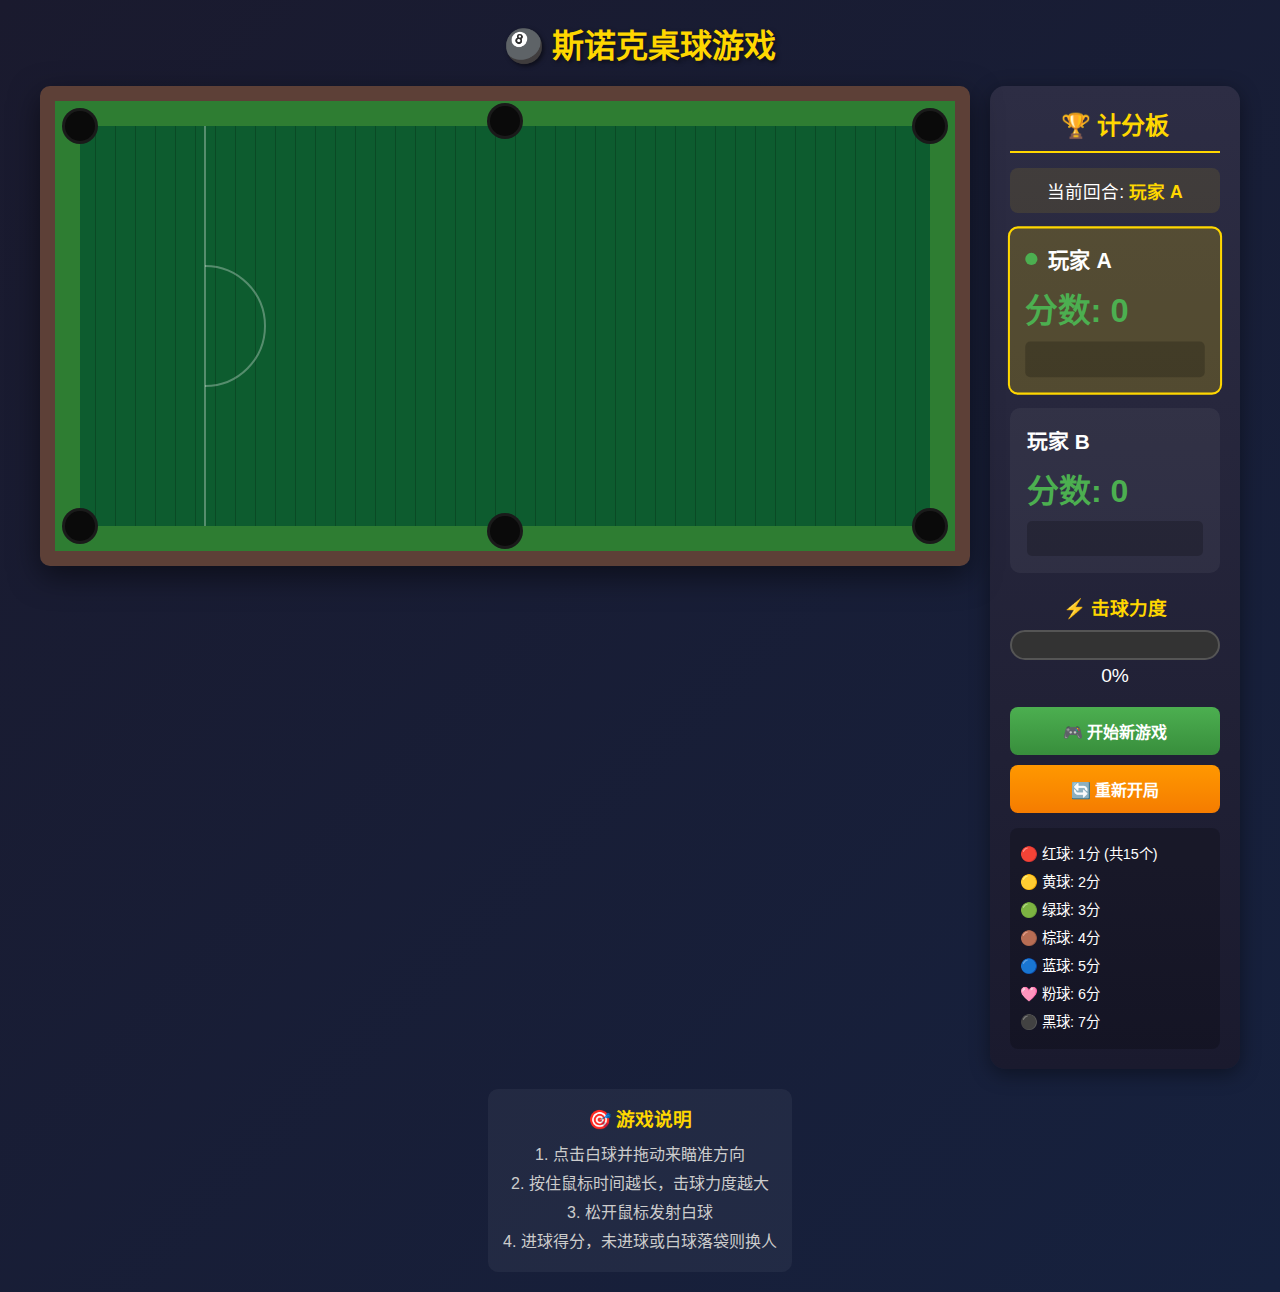
<file: snooker.html>
<!DOCTYPE html>
<html lang="zh-CN">
<head>
    <meta charset="UTF-8">
    <meta name="viewport" content="width=device-width, initial-scale=1.0">
    <title>斯诺克桌球游戏</title>
    <style>
        * {
            margin: 0;
            padding: 0;
            box-sizing: border-box;
        }

        body {
            font-family: 'Microsoft YaHei', Arial, sans-serif;
            background: linear-gradient(135deg, #1a1a2e 0%, #16213e 100%);
            min-height: 100vh;
            display: flex;
            flex-direction: column;
            align-items: center;
            padding: 20px;
            color: #fff;
        }

        h1 {
            margin-bottom: 20px;
            text-shadow: 2px 2px 4px rgba(0,0,0,0.5);
            color: #ffd700;
        }

        .game-container {
            display: flex;
            gap: 20px;
            flex-wrap: wrap;
            justify-content: center;
        }

        .table-container {
            position: relative;
        }

        #gameCanvas {
            border: 15px solid #5d4037;
            border-radius: 10px;
            box-shadow: 0 10px 30px rgba(0,0,0,0.5), inset 0 0 50px rgba(0,0,0,0.3);
        }

        .scoreboard {
            background: linear-gradient(180deg, #2d2d44 0%, #1a1a2e 100%);
            border-radius: 15px;
            padding: 20px;
            min-width: 250px;
            box-shadow: 0 5px 20px rgba(0,0,0,0.4);
        }

        .scoreboard h2 {
            text-align: center;
            margin-bottom: 15px;
            color: #ffd700;
            border-bottom: 2px solid #ffd700;
            padding-bottom: 10px;
        }

        .player-section {
            margin: 15px 0;
            padding: 15px;
            border-radius: 10px;
            transition: all 0.3s ease;
        }

        .player-section.active {
            background: rgba(255, 215, 0, 0.2);
            border: 2px solid #ffd700;
            transform: scale(1.02);
        }

        .player-section:not(.active) {
            background: rgba(255, 255, 255, 0.05);
            border: 2px solid transparent;
        }

        .player-name {
            font-size: 1.3em;
            font-weight: bold;
            margin-bottom: 10px;
            display: flex;
            align-items: center;
            gap: 10px;
        }

        .player-indicator {
            width: 12px;
            height: 12px;
            border-radius: 50%;
            background: #4caf50;
            animation: pulse 1s infinite;
        }

        @keyframes pulse {
            0%, 100% { opacity: 1; }
            50% { opacity: 0.5; }
        }

        .player-score {
            font-size: 2em;
            font-weight: bold;
            color: #4caf50;
            margin: 10px 0;
        }

        .pocketed-balls {
            display: flex;
            flex-wrap: wrap;
            gap: 5px;
            min-height: 35px;
            padding: 5px;
            background: rgba(0,0,0,0.2);
            border-radius: 5px;
        }

        .ball-icon {
            width: 25px;
            height: 25px;
            border-radius: 50%;
            display: inline-block;
            box-shadow: inset -2px -2px 4px rgba(0,0,0,0.3), inset 2px 2px 4px rgba(255,255,255,0.2);
        }

        .controls {
            margin-top: 20px;
            display: flex;
            flex-direction: column;
            gap: 10px;
        }

        .btn {
            padding: 12px 25px;
            font-size: 1em;
            border: none;
            border-radius: 8px;
            cursor: pointer;
            transition: all 0.3s ease;
            font-weight: bold;
        }

        .btn-primary {
            background: linear-gradient(180deg, #4caf50 0%, #388e3c 100%);
            color: white;
        }

        .btn-primary:hover {
            background: linear-gradient(180deg, #66bb6a 0%, #43a047 100%);
            transform: translateY(-2px);
        }

        .btn-secondary {
            background: linear-gradient(180deg, #ff9800 0%, #f57c00 100%);
            color: white;
        }

        .btn-secondary:hover {
            background: linear-gradient(180deg, #ffb74d 0%, #ff9800 100%);
            transform: translateY(-2px);
        }

        .power-meter {
            margin-top: 20px;
            text-align: center;
        }

        .power-meter h3 {
            margin-bottom: 10px;
            color: #ffd700;
        }

        .power-bar-container {
            width: 100%;
            height: 30px;
            background: #333;
            border-radius: 15px;
            overflow: hidden;
            border: 2px solid #555;
        }

        .power-bar {
            height: 100%;
            width: 0%;
            background: linear-gradient(90deg, #4caf50 0%, #ffeb3b 50%, #f44336 100%);
            transition: width 0.05s linear;
            border-radius: 15px;
        }

        .power-value {
            margin-top: 5px;
            font-size: 1.2em;
            color: #fff;
        }

        .current-turn {
            text-align: center;
            padding: 10px;
            margin-bottom: 15px;
            background: rgba(255, 215, 0, 0.1);
            border-radius: 8px;
            font-size: 1.1em;
        }

        .current-turn span {
            color: #ffd700;
            font-weight: bold;
        }

        .game-info {
            margin-top: 15px;
            padding: 10px;
            background: rgba(0,0,0,0.2);
            border-radius: 8px;
            font-size: 0.9em;
            line-height: 1.6;
        }

        .game-info p {
            margin: 5px 0;
        }

        .cue-stick {
            position: absolute;
            pointer-events: none;
            transform-origin: right center;
            z-index: 10;
        }

        .message {
            position: fixed;
            top: 50%;
            left: 50%;
            transform: translate(-50%, -50%);
            background: rgba(0, 0, 0, 0.9);
            color: #ffd700;
            padding: 30px 50px;
            border-radius: 15px;
            font-size: 1.5em;
            z-index: 100;
            display: none;
            text-align: center;
            border: 3px solid #ffd700;
            animation: fadeInOut 2s ease;
        }

        @keyframes fadeInOut {
            0% { opacity: 0; transform: translate(-50%, -50%) scale(0.8); }
            20% { opacity: 1; transform: translate(-50%, -50%) scale(1); }
            80% { opacity: 1; transform: translate(-50%, -50%) scale(1); }
            100% { opacity: 0; transform: translate(-50%, -50%) scale(0.8); }
        }

        .instructions {
            margin-top: 20px;
            padding: 15px;
            background: rgba(255,255,255,0.05);
            border-radius: 10px;
            max-width: 900px;
            text-align: center;
        }

        .instructions h3 {
            color: #ffd700;
            margin-bottom: 10px;
        }

        .instructions p {
            margin: 5px 0;
            color: #ccc;
        }
    </style>
</head>
<body>
    <h1>🎱 斯诺克桌球游戏</h1>
    
    <div class="game-container">
        <div class="table-container">
            <canvas id="gameCanvas" width="900" height="450"></canvas>
        </div>
        
        <div class="scoreboard">
            <h2>🏆 计分板</h2>
            
            <div class="current-turn">
                当前回合: <span id="currentPlayer">玩家 A</span>
            </div>
            
            <div id="playerA" class="player-section active">
                <div class="player-name">
                    <div class="player-indicator"></div>
                    玩家 A
                </div>
                <div class="player-score">分数: <span id="scoreA">0</span></div>
                <div class="pocketed-balls" id="ballsA"></div>
            </div>
            
            <div id="playerB" class="player-section">
                <div class="player-name">
                    玩家 B
                </div>
                <div class="player-score">分数: <span id="scoreB">0</span></div>
                <div class="pocketed-balls" id="ballsB"></div>
            </div>
            
            <div class="power-meter">
                <h3>⚡ 击球力度</h3>
                <div class="power-bar-container">
                    <div class="power-bar" id="powerBar"></div>
                </div>
                <div class="power-value" id="powerValue">0%</div>
            </div>
            
            <div class="controls">
                <button class="btn btn-primary" onclick="game.startNewGame()">🎮 开始新游戏</button>
                <button class="btn btn-secondary" onclick="game.resetGame()">🔄 重新开局</button>
            </div>
            
            <div class="game-info">
                <p>🔴 红球: 1分 (共15个)</p>
                <p>🟡 黄球: 2分</p>
                <p>🟢 绿球: 3分</p>
                <p>🟤 棕球: 4分</p>
                <p>🔵 蓝球: 5分</p>
                <p>🩷 粉球: 6分</p>
                <p>⚫ 黑球: 7分</p>
            </div>
        </div>
    </div>
    
    <div class="instructions">
        <h3>🎯 游戏说明</h3>
        <p>1. 点击白球并拖动来瞄准方向</p>
        <p>2. 按住鼠标时间越长，击球力度越大</p>
        <p>3. 松开鼠标发射白球</p>
        <p>4. 进球得分，未进球或白球落袋则换人</p>
    </div>
    
    <div class="message" id="message"></div>

    <script>
        // 音效生成器 - 使用Web Audio API
        class SoundManager {
            constructor() {
                this.audioContext = null;
                this.initialized = false;
            }

            init() {
                if (this.initialized) return;
                try {
                    this.audioContext = new (window.AudioContext || window.webkitAudioContext)();
                    this.initialized = true;
                } catch (e) {
                    console.log('音频初始化失败');
                }
            }

            // 播放庆祝音效
            playCelebration() {
                if (!this.initialized) this.init();
                if (!this.audioContext) return;

                const now = this.audioContext.currentTime;
                
                // 创建多个音调组成庆祝音效
                const frequencies = [523.25, 659.25, 783.99, 1046.50]; // C5, E5, G5, C6
                
                frequencies.forEach((freq, index) => {
                    const oscillator = this.audioContext.createOscillator();
                    const gainNode = this.audioContext.createGain();
                    
                    oscillator.connect(gainNode);
                    gainNode.connect(this.audioContext.destination);
                    
                    oscillator.frequency.value = freq;
                    oscillator.type = 'sine';
                    
                    const startTime = now + index * 0.1;
                    gainNode.gain.setValueAtTime(0.3, startTime);
                    gainNode.gain.exponentialRampToValueAtTime(0.01, startTime + 0.3);
                    
                    oscillator.start(startTime);
                    oscillator.stop(startTime + 0.3);
                });
            }

            // 播放击球音效
            playHit() {
                if (!this.initialized) this.init();
                if (!this.audioContext) return;

                const oscillator = this.audioContext.createOscillator();
                const gainNode = this.audioContext.createGain();
                
                oscillator.connect(gainNode);
                gainNode.connect(this.audioContext.destination);
                
                oscillator.frequency.value = 150;
                oscillator.type = 'triangle';
                
                gainNode.gain.setValueAtTime(0.5, this.audioContext.currentTime);
                gainNode.gain.exponentialRampToValueAtTime(0.01, this.audioContext.currentTime + 0.1);
                
                oscillator.start();
                oscillator.stop(this.audioContext.currentTime + 0.1);
            }

            // 播放碰撞音效
            playCollision() {
                if (!this.initialized) this.init();
                if (!this.audioContext) return;

                const oscillator = this.audioContext.createOscillator();
                const gainNode = this.audioContext.createGain();
                
                oscillator.connect(gainNode);
                gainNode.connect(this.audioContext.destination);
                
                oscillator.frequency.value = 200;
                oscillator.type = 'sine';
                
                gainNode.gain.setValueAtTime(0.2, this.audioContext.currentTime);
                gainNode.gain.exponentialRampToValueAtTime(0.01, this.audioContext.currentTime + 0.05);
                
                oscillator.start();
                oscillator.stop(this.audioContext.currentTime + 0.05);
            }
        }

        // 球类
        class Ball {
            constructor(x, y, color, value, name) {
                this.x = x;
                this.y = y;
                this.radius = 10;
                this.color = color;
                this.value = value;
                this.name = name;
                this.vx = 0;
                this.vy = 0;
                this.isPocketed = false;
            }

            draw(ctx) {
                if (this.isPocketed) return;
                
                // 球体
                ctx.beginPath();
                ctx.arc(this.x, this.y, this.radius, 0, Math.PI * 2);
                
                // 渐变效果
                const gradient = ctx.createRadialGradient(
                    this.x - 3, this.y - 3, 0,
                    this.x, this.y, this.radius
                );
                gradient.addColorStop(0, this.lightenColor(this.color, 50));
                gradient.addColorStop(0.5, this.color);
                gradient.addColorStop(1, this.darkenColor(this.color, 30));
                
                ctx.fillStyle = gradient;
                ctx.fill();
                ctx.strokeStyle = 'rgba(0,0,0,0.3)';
                ctx.lineWidth = 1;
                ctx.stroke();
                ctx.closePath();
                
                // 高光
                ctx.beginPath();
                ctx.arc(this.x - 3, this.y - 3, this.radius * 0.3, 0, Math.PI * 2);
                ctx.fillStyle = 'rgba(255, 255, 255, 0.4)';
                ctx.fill();
                ctx.closePath();
            }

            lightenColor(color, percent) {
                const num = parseInt(color.replace('#', ''), 16);
                const amt = Math.round(2.55 * percent);
                const R = Math.min(255, (num >> 16) + amt);
                const G = Math.min(255, ((num >> 8) & 0x00FF) + amt);
                const B = Math.min(255, (num & 0x0000FF) + amt);
                return `rgb(${R},${G},${B})`;
            }

            darkenColor(color, percent) {
                const num = parseInt(color.replace('#', ''), 16);
                const amt = Math.round(2.55 * percent);
                const R = Math.max(0, (num >> 16) - amt);
                const G = Math.max(0, ((num >> 8) & 0x00FF) - amt);
                const B = Math.max(0, (num & 0x0000FF) - amt);
                return `rgb(${R},${G},${B})`;
            }

            update(friction) {
                if (this.isPocketed) return;
                
                this.x += this.vx;
                this.y += this.vy;
                
                // 摩擦力
                this.vx *= friction;
                this.vy *= friction;
                
                // 速度过小时停止
                if (Math.abs(this.vx) < 0.1) this.vx = 0;
                if (Math.abs(this.vy) < 0.1) this.vy = 0;
            }

            isMoving() {
                return Math.abs(this.vx) > 0.1 || Math.abs(this.vy) > 0.1;
            }
        }

        // 游戏主类
        class SnookerGame {
            constructor() {
                this.canvas = document.getElementById('gameCanvas');
                this.ctx = this.canvas.getContext('2d');
                this.soundManager = new SoundManager();
                
                // 球桌尺寸
                this.tableWidth = this.canvas.width;
                this.tableHeight = this.canvas.height;
                this.cushion = 25; // 边框宽度
                
                // 球袋位置
                this.pockets = [
                    { x: this.cushion, y: this.cushion },
                    { x: this.tableWidth / 2, y: this.cushion - 5 },
                    { x: this.tableWidth - this.cushion, y: this.cushion },
                    { x: this.cushion, y: this.tableHeight - this.cushion },
                    { x: this.tableWidth / 2, y: this.tableHeight - this.cushion + 5 },
                    { x: this.tableWidth - this.cushion, y: this.tableHeight - this.cushion }
                ];
                this.pocketRadius = 18;
                
                // 游戏状态
                this.balls = [];
                this.cueBall = null;
                this.currentPlayer = 'A';
                this.scores = { A: 0, B: 0 };
                this.pocketedBalls = { A: [], B: [] };
                this.isAiming = false;
                this.aimStart = null;
                this.power = 0;
                this.powerStartTime = 0;
                this.maxPower = 20;
                this.friction = 0.985;
                this.gameStarted = false;
                this.ballsMoving = false;
                this.pocketedThisTurn = [];
                this.foulThisTurn = false;
                
                // 绑定事件
                this.bindEvents();
                
                // 开始游戏循环
                this.gameLoop();
            }

            bindEvents() {
                this.canvas.addEventListener('mousedown', (e) => this.onMouseDown(e));
                this.canvas.addEventListener('mousemove', (e) => this.onMouseMove(e));
                this.canvas.addEventListener('mouseup', (e) => this.onMouseUp(e));
                this.canvas.addEventListener('mouseleave', (e) => this.onMouseUp(e));
                
                // 触摸事件支持
                this.canvas.addEventListener('touchstart', (e) => {
                    e.preventDefault();
                    const touch = e.touches[0];
                    this.onMouseDown({ clientX: touch.clientX, clientY: touch.clientY });
                });
                this.canvas.addEventListener('touchmove', (e) => {
                    e.preventDefault();
                    const touch = e.touches[0];
                    this.onMouseMove({ clientX: touch.clientX, clientY: touch.clientY });
                });
                this.canvas.addEventListener('touchend', (e) => {
                    e.preventDefault();
                    this.onMouseUp(e);
                });
            }

            getMousePos(e) {
                const rect = this.canvas.getBoundingClientRect();
                return {
                    x: e.clientX - rect.left,
                    y: e.clientY - rect.top
                };
            }

            onMouseDown(e) {
                if (!this.gameStarted || this.ballsMoving) return;
                
                const pos = this.getMousePos(e);
                const dx = pos.x - this.cueBall.x;
                const dy = pos.y - this.cueBall.y;
                const dist = Math.sqrt(dx * dx + dy * dy);
                
                // 点击白球附近开始瞄准
                if (dist < 50) {
                    this.soundManager.init();
                    this.isAiming = true;
                    this.aimStart = pos;
                    this.powerStartTime = Date.now();
                }
            }

            onMouseMove(e) {
                if (!this.isAiming) return;
                
                const pos = this.getMousePos(e);
                this.aimStart = pos;
                
                // 计算力度 (基于按住时间)
                const holdTime = (Date.now() - this.powerStartTime) / 1000;
                this.power = Math.min(holdTime * 10, this.maxPower);
                
                // 更新力度条
                const powerPercent = (this.power / this.maxPower) * 100;
                document.getElementById('powerBar').style.width = powerPercent + '%';
                document.getElementById('powerValue').textContent = Math.round(powerPercent) + '%';
            }

            onMouseUp(e) {
                if (!this.isAiming) return;
                
                // 发射白球
                if (this.power > 0.5) {
                    const dx = this.cueBall.x - this.aimStart.x;
                    const dy = this.cueBall.y - this.aimStart.y;
                    const dist = Math.sqrt(dx * dx + dy * dy);
                    
                    if (dist > 0) {
                        this.cueBall.vx = (dx / dist) * this.power;
                        this.cueBall.vy = (dy / dist) * this.power;
                        this.soundManager.playHit();
                        this.pocketedThisTurn = [];
                        this.foulThisTurn = false;
                    }
                }
                
                this.isAiming = false;
                this.power = 0;
                document.getElementById('powerBar').style.width = '0%';
                document.getElementById('powerValue').textContent = '0%';
            }

            initBalls() {
                this.balls = [];
                
                // 白球 (母球)
                this.cueBall = new Ball(200, this.tableHeight / 2, '#FFFFFF', 0, 'cue');
                this.balls.push(this.cueBall);
                
                // 彩球位置
                const colorBalls = [
                    { x: 150, y: this.tableHeight / 2, color: '#FFEB3B', value: 2, name: 'yellow' }, // 黄球
                    { x: 150, y: this.tableHeight / 2 - 50, color: '#4CAF50', value: 3, name: 'green' }, // 绿球
                    { x: 150, y: this.tableHeight / 2 + 50, color: '#795548', value: 4, name: 'brown' }, // 棕球
                    { x: this.tableWidth / 2, y: this.tableHeight / 2, color: '#2196F3', value: 5, name: 'blue' }, // 蓝球
                    { x: this.tableWidth * 0.73, y: this.tableHeight / 2, color: '#E91E63', value: 6, name: 'pink' }, // 粉球
                    { x: this.tableWidth - 100, y: this.tableHeight / 2, color: '#1a1a1a', value: 7, name: 'black' } // 黑球
                ];
                
                colorBalls.forEach(ball => {
                    this.balls.push(new Ball(ball.x, ball.y, ball.color, ball.value, ball.name));
                });
                
                // 红球三角形排列
                const pinkBall = this.balls.find(b => b.name === 'pink');
                const startX = pinkBall.x + 30;
                const startY = this.tableHeight / 2;
                const ballDiameter = 22;
                let redIndex = 0;
                
                for (let row = 0; row < 5; row++) {
                    for (let col = 0; col <= row; col++) {
                        const x = startX + row * ballDiameter * 0.866;
                        const y = startY + (col - row / 2) * ballDiameter;
                        this.balls.push(new Ball(x, y, '#D32F2F', 1, 'red_' + redIndex));
                        redIndex++;
                    }
                }
            }

            startNewGame() {
                this.scores = { A: 0, B: 0 };
                this.pocketedBalls = { A: [], B: [] };
                this.currentPlayer = 'A';
                this.gameStarted = true;
                this.initBalls();
                this.updateScoreboard();
                this.showMessage('游戏开始！玩家 A 先手');
            }

            resetGame() {
                this.gameStarted = true;
                this.initBalls();
                this.showMessage('重新开局！');
            }

            showMessage(text) {
                const msgEl = document.getElementById('message');
                msgEl.textContent = text;
                msgEl.style.display = 'block';
                setTimeout(() => {
                    msgEl.style.display = 'none';
                }, 2000);
            }

            updateScoreboard() {
                document.getElementById('scoreA').textContent = this.scores.A;
                document.getElementById('scoreB').textContent = this.scores.B;
                document.getElementById('currentPlayer').textContent = '玩家 ' + this.currentPlayer;
                
                // 更新活跃玩家样式
                document.getElementById('playerA').classList.toggle('active', this.currentPlayer === 'A');
                document.getElementById('playerB').classList.toggle('active', this.currentPlayer === 'B');
                
                // 更新进球图标
                this.updateBallIcons('A');
                this.updateBallIcons('B');
            }

            updateBallIcons(player) {
                const container = document.getElementById('balls' + player);
                container.innerHTML = '';
                
                this.pocketedBalls[player].forEach(ball => {
                    const icon = document.createElement('div');
                    icon.className = 'ball-icon';
                    icon.style.backgroundColor = ball.color;
                    icon.title = ball.name + ' (' + ball.value + '分)';
                    container.appendChild(icon);
                });
            }

            switchPlayer() {
                this.currentPlayer = this.currentPlayer === 'A' ? 'B' : 'A';
                this.updateScoreboard();
                this.showMessage('轮到玩家 ' + this.currentPlayer + ' 击球！');
            }

            checkPockets() {
                const pocketedNow = [];
                
                this.balls.forEach(ball => {
                    if (ball.isPocketed) return;
                    
                    this.pockets.forEach(pocket => {
                        const dx = ball.x - pocket.x;
                        const dy = ball.y - pocket.y;
                        const dist = Math.sqrt(dx * dx + dy * dy);
                        
                        if (dist < this.pocketRadius) {
                            ball.isPocketed = true;
                            ball.vx = 0;
                            ball.vy = 0;
                            pocketedNow.push(ball);
                        }
                    });
                });
                
                pocketedNow.forEach(ball => {
                    if (ball === this.cueBall) {
                        // 白球落袋 - 犯规
                        this.foulThisTurn = true;
                        this.cueBall.isPocketed = false;
                        this.cueBall.x = 200;
                        this.cueBall.y = this.tableHeight / 2;
                        this.cueBall.vx = 0;
                        this.cueBall.vy = 0;
                    } else {
                        // 彩球或红球落袋
                        this.soundManager.playCelebration();
                        this.pocketedThisTurn.push(ball);
                        this.scores[this.currentPlayer] += ball.value;
                        this.pocketedBalls[this.currentPlayer].push({
                            color: ball.color,
                            value: ball.value,
                            name: ball.name
                        });
                        this.updateScoreboard();
                    }
                });
            }

            checkCollisions() {
                // 球与球碰撞
                for (let i = 0; i < this.balls.length; i++) {
                    for (let j = i + 1; j < this.balls.length; j++) {
                        const ball1 = this.balls[i];
                        const ball2 = this.balls[j];
                        
                        if (ball1.isPocketed || ball2.isPocketed) continue;
                        
                        const dx = ball2.x - ball1.x;
                        const dy = ball2.y - ball1.y;
                        const dist = Math.sqrt(dx * dx + dy * dy);
                        
                        if (dist < ball1.radius + ball2.radius) {
                            this.soundManager.playCollision();
                            
                            // 碰撞响应
                            const nx = dx / dist;
                            const ny = dy / dist;
                            
                            const dvx = ball1.vx - ball2.vx;
                            const dvy = ball1.vy - ball2.vy;
                            const dvn = dvx * nx + dvy * ny;
                            
                            if (dvn > 0) {
                                ball1.vx -= dvn * nx;
                                ball1.vy -= dvn * ny;
                                ball2.vx += dvn * nx;
                                ball2.vy += dvn * ny;
                            }
                            
                            // 分离重叠的球
                            const overlap = ball1.radius + ball2.radius - dist;
                            ball1.x -= overlap / 2 * nx;
                            ball1.y -= overlap / 2 * ny;
                            ball2.x += overlap / 2 * nx;
                            ball2.y += overlap / 2 * ny;
                        }
                    }
                }
                
                // 球与边框碰撞
                this.balls.forEach(ball => {
                    if (ball.isPocketed) return;
                    
                    // 左边框
                    if (ball.x - ball.radius < this.cushion) {
                        ball.x = this.cushion + ball.radius;
                        ball.vx = -ball.vx * 0.8;
                        this.soundManager.playCollision();
                    }
                    // 右边框
                    if (ball.x + ball.radius > this.tableWidth - this.cushion) {
                        ball.x = this.tableWidth - this.cushion - ball.radius;
                        ball.vx = -ball.vx * 0.8;
                        this.soundManager.playCollision();
                    }
                    // 上边框
                    if (ball.y - ball.radius < this.cushion) {
                        ball.y = this.cushion + ball.radius;
                        ball.vy = -ball.vy * 0.8;
                        this.soundManager.playCollision();
                    }
                    // 下边框
                    if (ball.y + ball.radius > this.tableHeight - this.cushion) {
                        ball.y = this.tableHeight - this.cushion - ball.radius;
                        ball.vy = -ball.vy * 0.8;
                        this.soundManager.playCollision();
                    }
                });
            }

            drawTable() {
                // 桌面背景
                this.ctx.fillStyle = '#0d5c2f';
                this.ctx.fillRect(0, 0, this.tableWidth, this.tableHeight);
                
                // 桌面纹理
                this.ctx.fillStyle = '#0a4a25';
                for (let i = 0; i < this.tableWidth; i += 20) {
                    this.ctx.fillRect(i, 0, 1, this.tableHeight);
                }
                
                // 边框
                this.ctx.fillStyle = '#2e7d32';
                this.ctx.fillRect(0, 0, this.tableWidth, this.cushion);
                this.ctx.fillRect(0, this.tableHeight - this.cushion, this.tableWidth, this.cushion);
                this.ctx.fillRect(0, 0, this.cushion, this.tableHeight);
                this.ctx.fillRect(this.tableWidth - this.cushion, 0, this.cushion, this.tableHeight);
                
                // D区
                this.ctx.beginPath();
                this.ctx.arc(150, this.tableHeight / 2, 60, -Math.PI / 2, Math.PI / 2);
                this.ctx.strokeStyle = 'rgba(255, 255, 255, 0.3)';
                this.ctx.lineWidth = 2;
                this.ctx.stroke();
                
                // 发球线
                this.ctx.beginPath();
                this.ctx.moveTo(150, this.cushion);
                this.ctx.lineTo(150, this.tableHeight - this.cushion);
                this.ctx.stroke();
                
                // 球袋
                this.pockets.forEach(pocket => {
                    this.ctx.beginPath();
                    this.ctx.arc(pocket.x, pocket.y, this.pocketRadius, 0, Math.PI * 2);
                    this.ctx.fillStyle = '#1a1a1a';
                    this.ctx.fill();
                    
                    // 球袋高光
                    this.ctx.beginPath();
                    this.ctx.arc(pocket.x, pocket.y, this.pocketRadius - 3, 0, Math.PI * 2);
                    this.ctx.fillStyle = '#0a0a0a';
                    this.ctx.fill();
                });
            }

            drawCueStick() {
                if (!this.isAiming || !this.cueBall) return;
                
                const dx = this.cueBall.x - this.aimStart.x;
                const dy = this.cueBall.y - this.aimStart.y;
                const angle = Math.atan2(dy, dx);
                
                // 拉杆距离表示力度
                const pullBack = this.power * 5;
                
                const startX = this.cueBall.x + Math.cos(angle) * (this.cueBall.radius + 5 + pullBack);
                const startY = this.cueBall.y + Math.sin(angle) * (this.cueBall.radius + 5 + pullBack);
                const endX = startX + Math.cos(angle) * 150;
                const endY = startY + Math.sin(angle) * 150;
                
                // 球杆
                this.ctx.beginPath();
                this.ctx.moveTo(startX, startY);
                this.ctx.lineTo(endX, endY);
                
                const gradient = this.ctx.createLinearGradient(startX, startY, endX, endY);
                gradient.addColorStop(0, '#f5deb3');
                gradient.addColorStop(0.1, '#deb887');
                gradient.addColorStop(1, '#8b4513');
                
                this.ctx.strokeStyle = gradient;
                this.ctx.lineWidth = 8;
                this.ctx.lineCap = 'round';
                this.ctx.stroke();
                
                // 瞄准线
                this.ctx.beginPath();
                this.ctx.setLineDash([5, 5]);
                this.ctx.moveTo(this.cueBall.x, this.cueBall.y);
                this.ctx.lineTo(this.cueBall.x - dx * 3, this.cueBall.y - dy * 3);
                this.ctx.strokeStyle = 'rgba(255, 255, 255, 0.3)';
                this.ctx.lineWidth = 1;
                this.ctx.stroke();
                this.ctx.setLineDash([]);
            }

            update() {
                if (!this.gameStarted) return;
                
                // 更新球位置
                this.balls.forEach(ball => ball.update(this.friction));
                
                // 检测碰撞
                this.checkCollisions();
                
                // 检测进袋
                this.checkPockets();
                
                // 检查是否所有球停止运动
                const wasMoving = this.ballsMoving;
                this.ballsMoving = this.balls.some(ball => ball.isMoving() && !ball.isPocketed);
                
                // 球停止后处理回合
                if (wasMoving && !this.ballsMoving) {
                    if (this.foulThisTurn) {
                        this.showMessage('犯规！白球落袋，换人');
                        setTimeout(() => this.switchPlayer(), 1500);
                    } else if (this.pocketedThisTurn.length === 0) {
                        // 没进球，换人
                        setTimeout(() => this.switchPlayer(), 500);
                    }
                    // 进球了继续打
                }
            }

            draw() {
                this.ctx.clearRect(0, 0, this.tableWidth, this.tableHeight);
                
                // 绘制球桌
                this.drawTable();
                
                // 绘制球
                this.balls.forEach(ball => ball.draw(this.ctx));
                
                // 绘制球杆
                this.drawCueStick();
            }

            gameLoop() {
                this.update();
                this.draw();
                requestAnimationFrame(() => this.gameLoop());
            }
        }

        // 启动游戏
        const game = new SnookerGame();
    </script>
</body>
</html>
</file>
